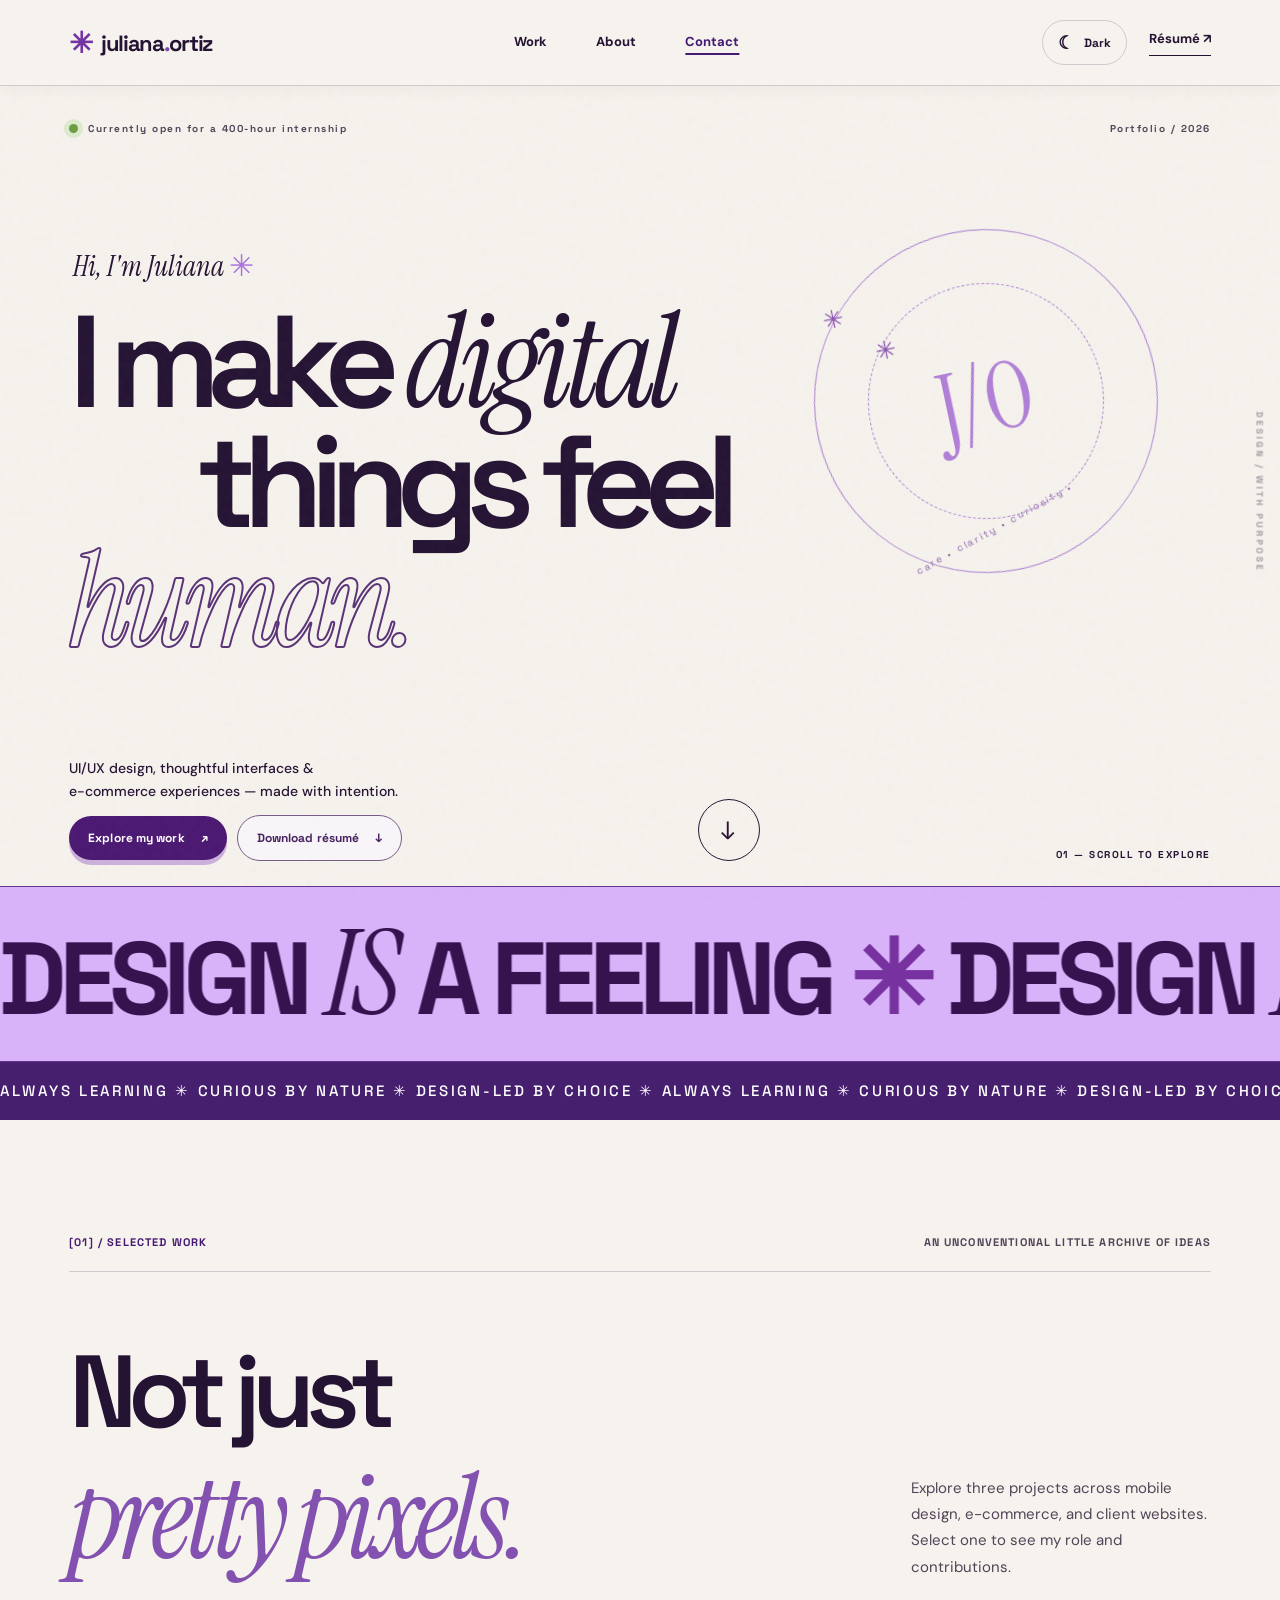
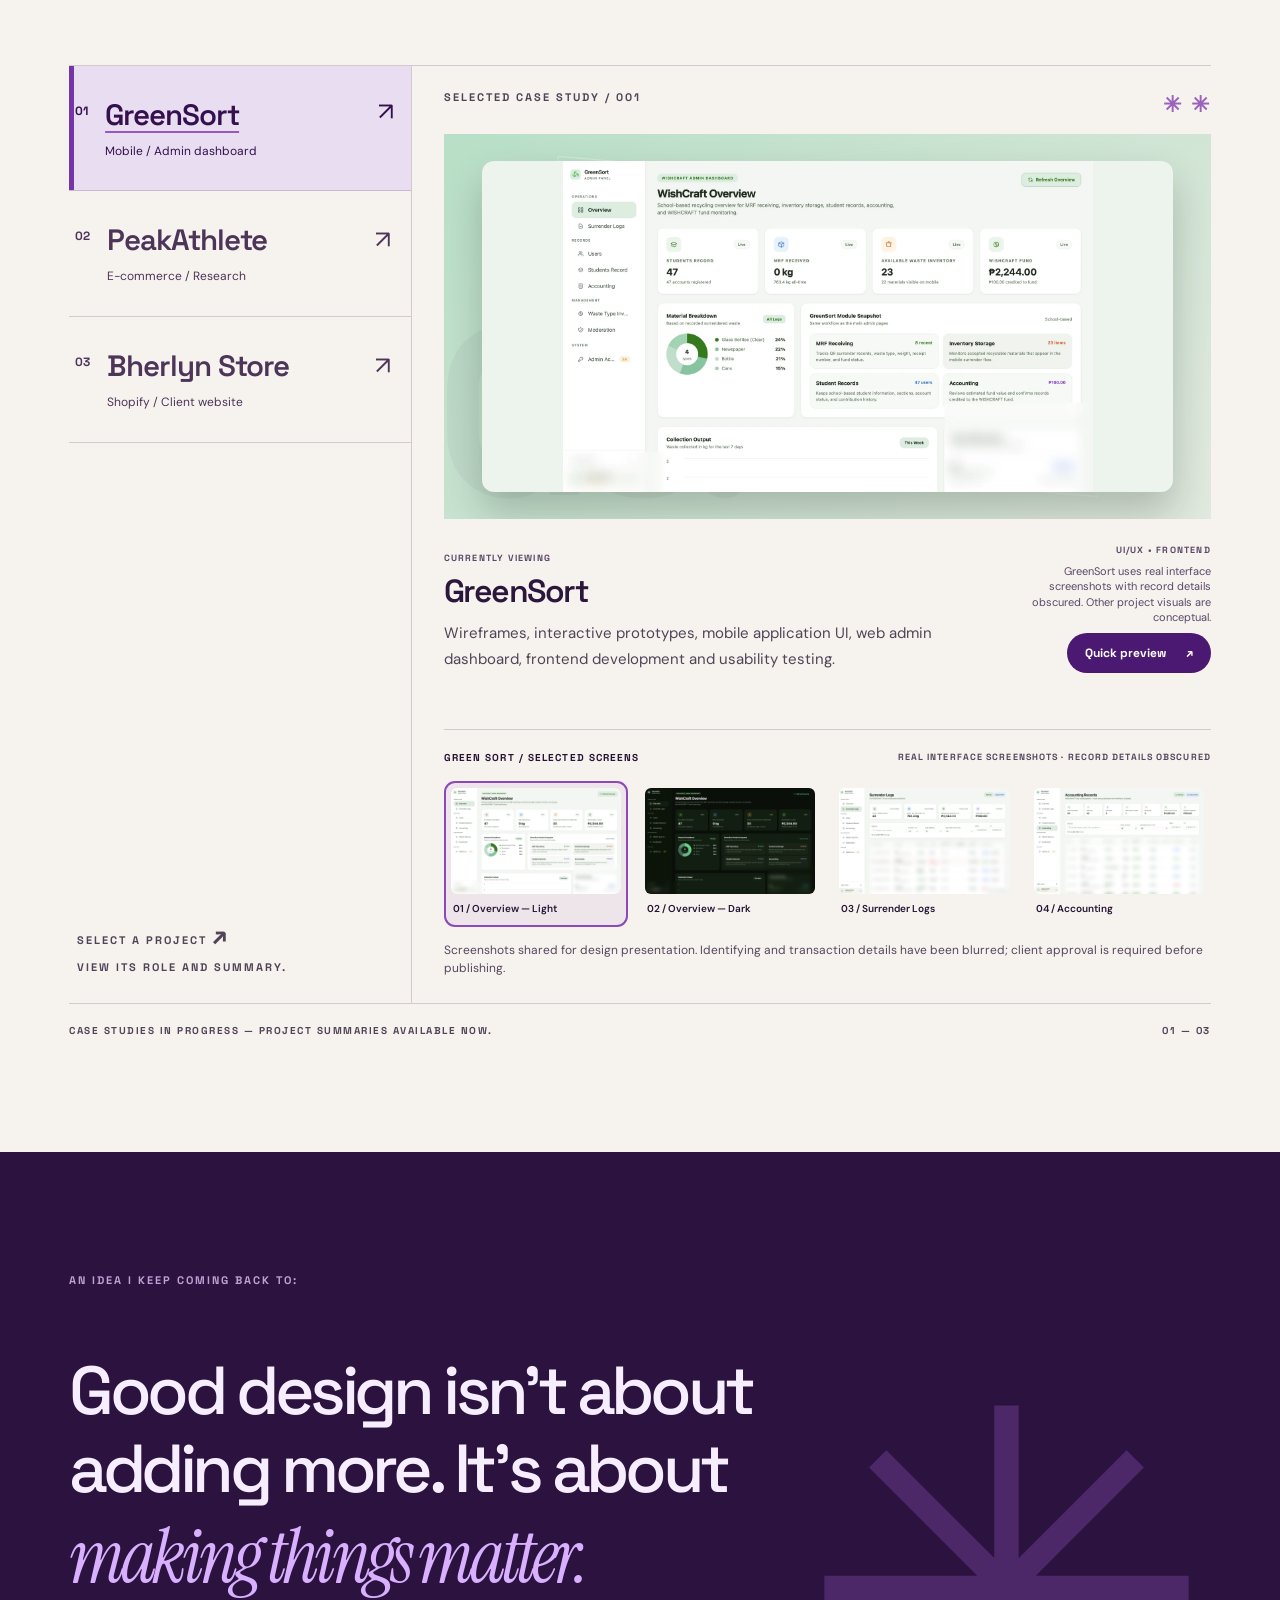
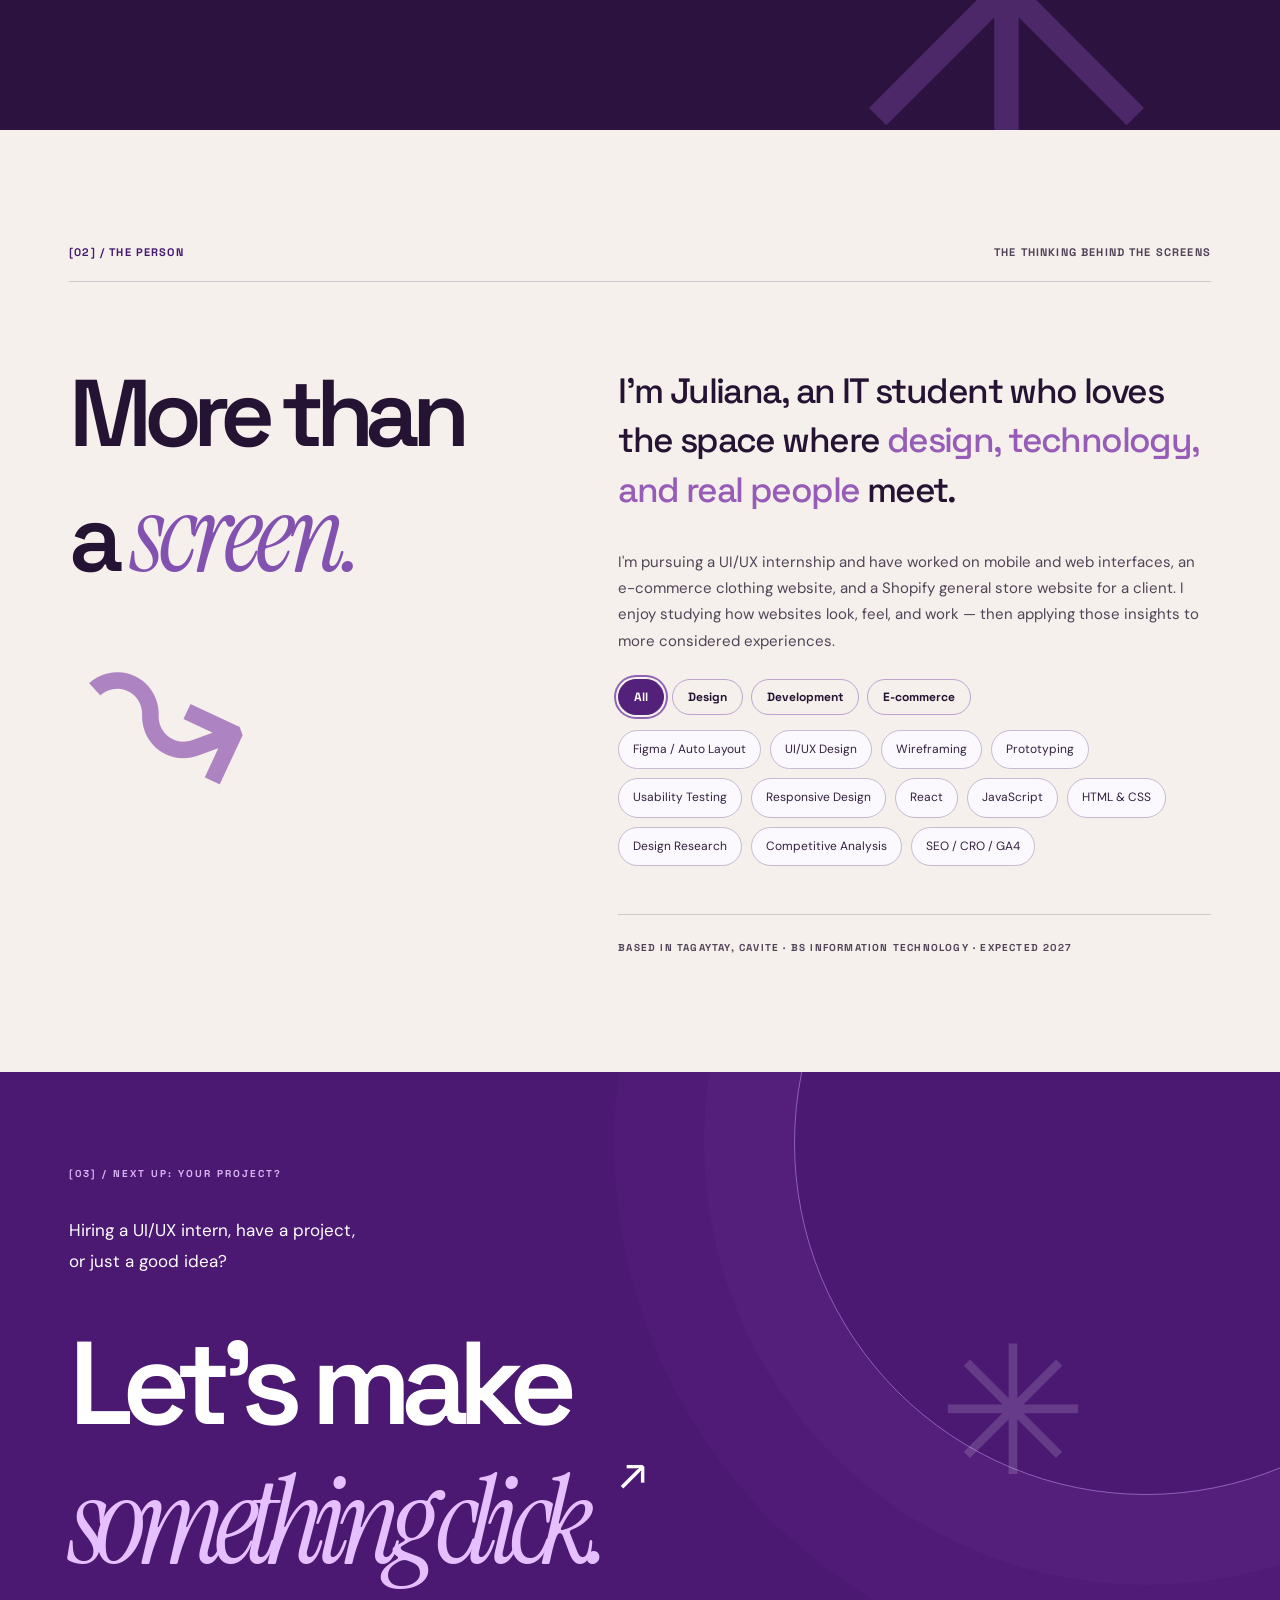
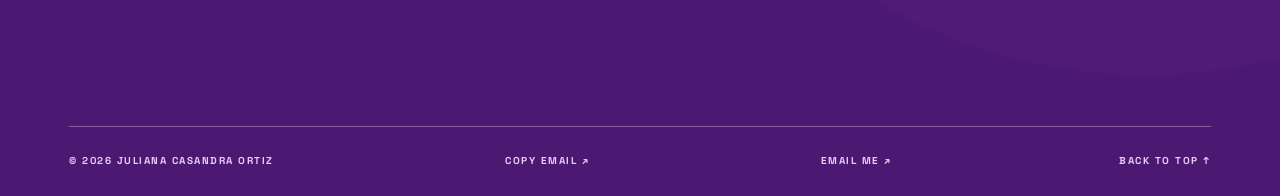
<file: index.html>
<!doctype html>
<html lang="en">
<head>
<meta charset="UTF-8"><meta name="viewport" content="width=device-width, initial-scale=1.0" />
<meta name="theme-color" content="#f6f2ed" />
<meta name="color-scheme" content="light" />
<meta name="author" content="Juliana Casandra Ortiz" />
<meta property="og:type" content="website" />
<meta property="og:title" content="Juliana Ortiz | UI/UX & Frontend Portfolio" />
<meta property="og:description" content="Thoughtful mobile, web and e-commerce experiences. Discover GreenSort, PeakAthlete and Bherlyn Store." />
<meta name="twitter:card" content="summary_large_image" />
<meta property="og:image" content="assets/social-preview.svg" />
<meta name="twitter:image" content="assets/social-preview.svg" />
<meta name="robots" content="index,follow" />
<link rel="icon" type="image/svg+xml" href="assets/favicon.svg" />
<meta name="description" content="Juliana Casandra Ortiz — UI/UX designer and frontend developer. Selected work in mobile interfaces, e-commerce, and web design." />
<title>Juliana Ortiz — A living archive of digital experiences</title>
<link rel="preconnect" href="https://fonts.googleapis.com"><link rel="preconnect" href="https://fonts.gstatic.com" crossorigin>
<link href="https://fonts.googleapis.com/css2?family=DM+Sans:wght@400;500;600;700&family=Space+Grotesk:wght@400;500;600;700&family=Instrument+Serif:ital@0;1&display=swap" rel="stylesheet">
<link rel="stylesheet" href="styles.css" />
</head>
<body>
<a class="skip-link" href="#main-content">Skip to content</a>
<div class="scroll-progress" aria-hidden="true"><span id="scroll-progress-bar"></span></div>
<div class="grain" aria-hidden="true"></div>
<header class="site-header" id="top">
  <a class="brand" href="#top" aria-label="Juliana Ortiz home"><span class="brand-spark">✳</span><span>juliana<span class="brand-dot">.</span>ortiz</span></a>
  <nav class="nav" aria-label="Main navigation"><a href="#work">Work</a><a href="#story">About</a><a href="#contact">Contact</a></nav>
  <div class="header-actions"><button type="button" class="theme-switch" id="theme-switch" aria-label="Switch to dark mode" aria-pressed="false"><span class="theme-icon" aria-hidden="true">☾</span><span class="theme-label">Dark</span></button><a href="assets/Juliana_Ortiz_Resume.pdf" target="_blank" rel="noopener" class="resume-link">Résumé <span>↗</span></a></div>
</header>
<main id="main-content">
<section class="hero" aria-labelledby="hero-heading">
  <div class="hero-topline"><span><i class="status-led"></i> Currently open for a 400-hour internship</span><span>Portfolio / 2026</span></div>
  <div class="hero-main">
    <p class="hero-eyebrow reveal">Hi, I'm Juliana <span class="wave">✳</span></p>
    <h1 class="hero-title reveal">I make <em>digital</em><br><span class="indent-word">things feel</span><br><em class="outlined">human.</em></h1>
    <div class="hero-orbit" aria-hidden="true"><span class="orbit-ring orbit-one"></span><span class="orbit-ring orbit-two"></span><span class="orbit-core">J/O</span><span class="orbit-word">care • clarity • curiosity •</span></div>
  </div>
  <div class="hero-bottom"><div class="hero-invite"><p>UI/UX design, thoughtful interfaces &<br>e-commerce experiences — made with intention.</p><div class="hero-actions"><a class="cta-primary" href="#work">Explore my work <span aria-hidden="true">↗</span></a><a class="cta-secondary" href="./assets/Juliana_Casandra_Ortiz_UIUX_Resume_With_Portfolio.pdf" download>Download résumé <span aria-hidden="true">↓</span></a></div></div><a class="round-arrow" href="#work" aria-label="Scroll to selected work">↓</a><span>01 — SCROLL TO EXPLORE</span></div>
  <span class="giant-side-label" aria-hidden="true">DESIGN / WITH PURPOSE</span>
</section>
<div class="kinetic-banner" aria-hidden="true"><div class="kinetic-inner">DESIGN <i>IS</i> A FEELING <span>✳</span> DESIGN <i>IS</i> A FEELING <span>✳</span></div></div><div class="ticker" aria-hidden="true"><div class="ticker-track">ALWAYS LEARNING ✳ CURIOUS BY NATURE ✳ DESIGN-LED BY CHOICE ✳ ALWAYS LEARNING ✳ CURIOUS BY NATURE ✳ DESIGN-LED BY CHOICE ✳ </div></div>
<section class="work-section section-pad" id="work" aria-labelledby="work-heading">
 <div class="section-top"><span class="section-number">[01] / SELECTED WORK</span><span>AN UNCONVENTIONAL LITTLE ARCHIVE OF IDEAS</span></div>
 <div class="work-intro"><h2 id="work-heading">Not just<br><em>pretty pixels.</em></h2><p>Explore three projects across mobile design, e-commerce, and client websites. Select one to see my role and contributions.</p></div>
 <div class="archive">
  <div class="archive-nav" role="tablist" aria-label="Select a project">
   <button class="archive-tab active" role="tab" aria-selected="true" aria-controls="project-stage" id="tab-0" data-project="0"><span class="tab-index">01</span><span class="tab-copy"><strong>GreenSort</strong><small>Mobile / Admin dashboard</small></span><span class="tab-icon">↗</span></button>
   <button class="archive-tab" role="tab" aria-selected="false" aria-controls="project-stage" id="tab-1" data-project="1" tabindex="-1"><span class="tab-index">02</span><span class="tab-copy"><strong>PeakAthlete</strong><small>E-commerce / Research</small></span><span class="tab-icon">↗</span></button>
   <button class="archive-tab" role="tab" aria-selected="false" aria-controls="project-stage" id="tab-2" data-project="2" tabindex="-1"><span class="tab-index">03</span><span class="tab-copy"><strong>Bherlyn Store</strong><small>Shopify / Client website</small></span><span class="tab-icon">↗</span></button>
   <div class="archive-instruction">SELECT A PROJECT <span>↗</span><br>VIEW ITS ROLE AND SUMMARY.</div>
  </div>
  <div class="project-stage" id="project-stage" role="tabpanel" aria-labelledby="tab-0" tabindex="0">
    <div class="stage-top"><span id="stage-type">SELECTED CASE STUDY / 001</span><span class="stage-stars" aria-hidden="true">✳ ✳</span></div>
    <div class="stage-art greensort" id="stage-art" aria-label="GreenSort admin dashboard screenshot with record details obscured">
      <div class="greensort-visual"><img src="assets/greensort/overview-light.webp" alt="GreenSort light-mode admin Overview screen with record details obscured" width="1600" height="1000" fetchpriority="high"></div>
      <div class="stage-watermark" id="stage-watermark">GS.</div>
      <div class="stage-sticker" id="stage-sticker">DESIGNED<br>TO MAKE<br>A DIFFERENCE ✳</div>
    </div>
    <div class="stage-caption"><div><span class="tiny-caption">CURRENTLY VIEWING</span><h3 id="stage-title">GreenSort</h3><p id="stage-summary">Wireframes, interactive prototypes, mobile application UI, web admin dashboard, frontend development and usability testing.</p></div><div class="stage-bottom-right"><span id="stage-role">UI/UX • FRONTEND</span><span class="visual-disclaimer">GreenSort uses real interface screenshots with record details obscured. Other project visuals are conceptual.</span><button type="button" id="quick-view" class="quick-view">Quick preview <span aria-hidden="true">↗</span></button><a id="project-external" class="project-external" href="#work" hidden target="_blank" rel="noopener noreferrer">Visit live website <span aria-hidden="true">↗</span></a></div></div>
    <div class="greensort-gallery" id="greensort-gallery" aria-label="GreenSort screenshots gallery">
      <div class="gallery-label"><strong>GREEN SORT / SELECTED SCREENS</strong><span>REAL INTERFACE SCREENSHOTS · RECORD DETAILS OBSCURED</span></div>
      <div class="gallery-options" role="group" aria-label="Choose a GreenSort screenshot">
        <button class="gallery-choice is-current" type="button" data-img="overview-light" aria-pressed="true"><img src="assets/greensort/overview-light.webp" alt="" loading="lazy"><span>01 / Overview — Light</span></button>
        <button class="gallery-choice" type="button" data-img="overview-dark" aria-pressed="false"><img src="assets/greensort/overview-dark.webp" alt="" loading="lazy"><span>02 / Overview — Dark</span></button>
        <button class="gallery-choice" type="button" data-img="surrender-logs" aria-pressed="false"><img src="assets/greensort/surrender-logs.webp" alt="" loading="lazy"><span>03 / Surrender Logs</span></button>
        <button class="gallery-choice" type="button" data-img="accounting" aria-pressed="false"><img src="assets/greensort/accounting.webp" alt="" loading="lazy"><span>04 / Accounting</span></button>
      </div>
      <p class="gallery-note">Screenshots shared for design presentation. Identifying and transaction details have been blurred; client approval is required before publishing.</p>
    </div>
  </div>
 </div>
 <div class="archive-foot"><span>CASE STUDIES IN PROGRESS — PROJECT SUMMARIES AVAILABLE NOW.</span><span>01 — 03</span></div>
</section>
<section class="interlude"><span>AN IDEA I KEEP COMING BACK TO:</span><blockquote>Good design isn't about<br>adding more. It's about<br><em>making things matter.</em></blockquote><div class="interlude-glyph" aria-hidden="true">✳</div></section>
<section class="story-section section-pad" id="story"><div class="section-top"><span class="section-number">[02] / THE PERSON</span><span>THE THINKING BEHIND THE SCREENS</span></div><div class="story-grid"><div><h2>More than<br>a <em>screen.</em></h2><div class="swirl" aria-hidden="true">↝</div></div><div class="story-content"><p class="large-text">I'm Juliana, an IT student who loves the space where <span>design, technology, and real people</span> meet.</p><p>I'm pursuing a UI/UX internship and have worked on mobile and web interfaces, an e-commerce clothing website, and a Shopify general store website for a client. I enjoy studying how websites look, feel, and work — then applying those insights to more considered experiences.</p><div class="skills-explorer" aria-label="Explore skills"><div class="skill-controls" role="group" aria-label="Filter skills"><button class="skill-filter is-active" data-filter="all" aria-pressed="true">All</button><button class="skill-filter" data-filter="design" aria-pressed="false">Design</button><button class="skill-filter" data-filter="development" aria-pressed="false">Development</button><button class="skill-filter" data-filter="commerce" aria-pressed="false">E-commerce</button></div><div class="skill-tags" id="skill-tags"><span data-skill="design">Figma / Auto Layout</span><span data-skill="design">UI/UX Design</span><span data-skill="design">Wireframing</span><span data-skill="design">Prototyping</span><span data-skill="design">Usability Testing</span><span data-skill="design">Responsive Design</span><span data-skill="development">React</span><span data-skill="development">JavaScript</span><span data-skill="development">HTML & CSS</span><span data-skill="commerce">Design Research</span><span data-skill="commerce">Competitive Analysis</span><span data-skill="commerce">SEO / CRO / GA4</span></div></div><div class="story-footnote">BASED IN TAGAYTAY, CAVITE · BS INFORMATION TECHNOLOGY · EXPECTED 2027</div></div></div></section>
<section class="contact-section" id="contact"><div class="contact-orb" aria-hidden="true"></div><span class="contact-spark" aria-hidden="true">✳</span><div class="contact-overline">[03] / NEXT UP: YOUR PROJECT?</div><p>Hiring a UI/UX intern, have a project,<br>or just a good idea?</p><h2><a href="mailto:Julicasortiz@gmail.com">Let's make<br><em>something click.</em><span>↗</span></a></h2><div class="contact-bottom"><span>© 2026 JULIANA CASANDRA ORTIZ</span><button type="button" class="copy-email" id="copy-email">COPY EMAIL <span aria-hidden="true">↗</span></button><a href="mailto:Julicasortiz@gmail.com">EMAIL ME ↗</a><a href="#top">BACK TO TOP ↑</a></div></section>
</main><button class="back-top" id="back-top" aria-label="Back to top">↑</button>
<dialog class="project-dialog" id="project-dialog" aria-labelledby="dialog-title"><div class="dialog-shell"><div class="dialog-head"><span>PROJECT NOTE / CASE STUDY COMING SOON</span><button class="dialog-close" id="dialog-close" aria-label="Close preview">✕</button></div><p class="dialog-kicker" id="dialog-role"></p><h2 id="dialog-title"></h2><p id="dialog-description"></p><div class="dialog-note">Full case study, process shots and original project screenshots will be added later.</div><a id="dialog-link" rel="noopener noreferrer" target="_blank" hidden>Visit live website ↗</a></div></dialog>
<div class="toast" id="toast" role="status" aria-live="polite"></div>
<script src="script.js" defer></script>
</body></html>
</file>
<file: styles.css>
:root{--ink:#251333;--purple:#451a73;--deep:#261036;--cream:#f6f2ed;--lilac:#d2b2fa;--acid:#ddff8b;--line:rgba(45,20,67,.18)}*{box-sizing:border-box}html{scroll-behavior:smooth}body{margin:0;background:var(--cream);color:var(--ink);font-family:'DM Sans',sans-serif;overflow-x:hidden}a{color:inherit;text-decoration:none}button{font:inherit}::selection{background:#caa7ff;color:#2b143b}.grain{position:fixed;inset:0;z-index:50;pointer-events:none;opacity:.035;background-image:url("data:image/svg+xml,%3Csvg viewBox='0 0 160 160' xmlns='http://www.w3.org/2000/svg'%3E%3Cfilter id='n'%3E%3CfeTurbulence type='fractalNoise' baseFrequency='.8' numOctaves='3' stitchTiles='stitch'/%3E%3C/filter%3E%3Crect width='100%25' height='100%25' filter='url(%23n)'/%3E%3C/svg%3E")}.site-header{height:86px;padding:0 5.4%;display:flex;align-items:center;justify-content:space-between;border-bottom:1px solid var(--line);position:relative;z-index:6;background:var(--cream)}.brand{font:700 22px 'Space Grotesk',sans-serif;letter-spacing:-1.3px;display:flex;align-items:center;gap:9px}.brand-spark{font-size:29px;color:#7534a4}.brand-dot{color:#794caf}.nav{display:flex;gap:45px;font-size:13px;font-weight:700}.nav a,.resume-link{transition:color .2s}.nav a:hover,.resume-link:hover{color:#8c46ba}.resume-link{font-size:13px;font-weight:700;border-bottom:1px solid;padding-bottom:6px}.hero{background:var(--cream);min-height:min(800px,calc(100svh - 86px));position:relative;padding:36px 5.4% 25px;overflow:hidden;display:flex;flex-direction:column;justify-content:space-between}.hero-topline,.hero-bottom,.section-top,.archive-foot,.contact-bottom{display:flex;justify-content:space-between;align-items:center;font:700 10px 'Space Grotesk';letter-spacing:1.5px}.hero-topline{color:#665b6a}.hero-topline>span:first-child{display:flex;align-items:center;gap:10px}.status-led{display:inline-block;width:9px;height:9px;background:#6b9d42;border-radius:50%;box-shadow:0 0 0 5px #dcebcd}.hero-main{position:relative;flex:1;display:flex;flex-direction:column;justify-content:center}.hero-eyebrow{font:italic 28px 'Instrument Serif';margin:16px 0 18px 4px}.wave{font:30px 'Space Grotesk';display:inline-block;animation:twirl 8s linear infinite;color:#ab70df}.hero-title{font:600 clamp(65px,10.2vw,155px)/.91 'Space Grotesk';letter-spacing:-.105em;margin:0;position:relative;z-index:2;max-width:1100px}.hero-title em{font-family:'Instrument Serif';font-weight:400;letter-spacing:-.055em}.indent-word{padding-left:10vw}.hero-title .outlined{color:transparent;-webkit-text-stroke:2px #593376;font-style:italic}.hero-orbit{width:clamp(180px,28vw,400px);aspect-ratio:1;position:absolute;right:4%;top:14%;display:grid;place-items:center;opacity:.96;transform:rotate(-12deg)}.orbit-ring{border:1px solid #a779cf;border-radius:50%;position:absolute;inset:2%;animation:orbit 22s linear infinite}.orbit-two{inset:17%;border-style:dashed;animation-direction:reverse}.orbit-ring:before{content:'✳';position:absolute;left:8%;top:12%;font-size:25px;color:#884eb1}.orbit-core{font:500 clamp(40px,7vw,100px) 'Instrument Serif';color:#ad7ad6}.orbit-word{position:absolute;bottom:13%;left:20%;font:10px 'Space Grotesk';letter-spacing:2px;transform:rotate(-17deg);color:#8b60ab}.hero-bottom{align-items:end;position:relative;z-index:2}.hero-bottom p{font:500 14px/1.6 'DM Sans';letter-spacing:0}.round-arrow{display:grid;place-items:center;width:62px;height:62px;border:1px solid var(--ink);border-radius:50%;font:25px 'Space Grotesk';transition:background .25s,transform .25s}.round-arrow:hover{transform:translateY(5px);background:var(--lilac)}.giant-side-label{position:absolute;transform:rotate(90deg);right:-60px;top:50%;font:700 9px 'Space Grotesk';letter-spacing:3px;opacity:.4}.ticker{background:#46206f;color:#fff;overflow:hidden;padding:18px 0;transform:rotate(-1.1deg) scale(1.02);position:relative;z-index:2}.ticker-track{width:max-content;font:500 15px 'Space Grotesk';letter-spacing:5px;white-space:nowrap;animation:marquee 38s linear infinite}.section-pad{padding:115px 5.4%}.section-top{color:#75667a;border-bottom:1px solid var(--line);padding-bottom:22px}.section-number{color:var(--purple)}.work-intro{display:flex;align-items:end;justify-content:space-between;gap:40px;margin:70px 0 70px}.work-intro h2,.story-grid h2{font:600 clamp(58px,8vw,118px)/.97 'Space Grotesk';letter-spacing:-.09em;margin:0}.work-intro h2 em,.story-grid h2 em{font:italic 1.15em 'Instrument Serif';letter-spacing:-.05em;color:#8351af}.work-intro p{max-width:300px;line-height:1.8;font-size:15px;color:#64596c}.archive{display:grid;grid-template-columns:minmax(225px,30%) 1fr;border-top:1px solid var(--line);border-bottom:1px solid var(--line);min-height:610px}.archive-nav{border-right:1px solid var(--line);display:flex;flex-direction:column}.archive-tab{background:none;border:0;border-bottom:1px solid var(--line);text-align:left;cursor:pointer;display:flex;align-items:start;gap:17px;padding:30px 20px 30px 6px;color:#6b5b70;transition:background .2s,color .2s}.archive-tab:hover,.archive-tab.active{color:var(--purple);background:#e9def1}.tab-index{font:700 12px 'Space Grotesk';margin-top:7px}.tab-copy{flex:1;display:flex;flex-direction:column;gap:8px}.tab-copy strong{font:600 clamp(19px,2.3vw,32px) 'Space Grotesk';letter-spacing:-1px}.tab-copy small{font-size:12px}.tab-icon{font-size:25px;transition:transform .25s}.archive-tab:hover .tab-icon,.archive-tab.active .tab-icon{transform:translate(3px,-3px)}.archive-instruction{margin:auto 0 25px 8px;color:#9b8fa0;font:700 11px/1.8 'Space Grotesk';letter-spacing:2px}.archive-instruction span{font-size:25px}.project-stage{padding:24px 0 0 32px;min-width:0}.stage-top{display:flex;justify-content:space-between;font:700 11px 'Space Grotesk';letter-spacing:2px;margin-bottom:16px;color:#685878}.stage-stars{font-size:22px;color:#9b63bc}.stage-art{height:385px;position:relative;display:grid;place-items:center;overflow:hidden;isolation:isolate;transition:background .5s}.greensort{background:#cee7d3}.peakathlete{background:#222129}.bherlyn{background:#ffceaa}.stage-art:before{content:'';position:absolute;border:1px solid currentColor;border-radius:50%;width:580px;height:580px;opacity:.13;transform:translate(44%,-20%)}.stage-watermark{position:absolute;bottom:-46px;left:-9px;font:700 240px 'Space Grotesk';letter-spacing:-25px;opacity:.1;pointer-events:none;white-space:nowrap}.stage-sticker{position:absolute;top:22px;right:25px;border-radius:50%;width:108px;height:108px;display:grid;place-items:center;text-align:center;background:var(--acid);color:#2a3630;transform:rotate(13deg);font:700 10px/1.25 'Space Grotesk';z-index:3;box-shadow:3px 7px 0 #00000010}.mockup-layout{position:relative;z-index:2;display:flex;align-items:end;justify-content:center;width:85%;height:85%;gap:24px;transform:rotate(-5deg) translateY(23px);filter:drop-shadow(14px 18px 15px #0002)}.mock-phone{background:#f7fff5;border:7px solid #193e2d;border-radius:27px;width:155px;height:290px;position:relative;padding:24px 13px;display:flex;flex-direction:column;justify-content:space-around;color:#173f29}.mock-notch{position:absolute;background:#193e2d;width:55px;height:10px;border-radius:0 0 9px 9px;top:-1px;left:calc(50% - 27px)}.screen-note,.dashboard-content>span{font:700 8px 'Space Grotesk';letter-spacing:2px}.recycle-mark{font-size:66px;text-align:center}.mock-screen-title{font:700 17px/1 'Space Grotesk';letter-spacing:-1px}.mock-pill{background:#2b6a41;color:white;padding:8px;border-radius:12px;font-size:8px}.mock-dashboard{width:65%;max-width:380px;height:238px;border-radius:9px 9px 0 0;background:#fafff9;display:flex;overflow:hidden}.mini-sidebar{width:40px;background:#26583c;padding:17px 10px}.mini-sidebar i{display:block;background:#a6d1b0;width:19px;height:6px;margin-bottom:20px;border-radius:9px}.dashboard-content{padding:18px;flex:1;color:#2b5139}.dashboard-content>b{display:block;font:700 19px 'Space Grotesk';margin-top:8px}.fake-stats{display:flex;gap:9px;margin-top:17px}.fake-stats i{height:35px;flex:1;background:#deeddc;border-radius:7px}.fake-chart{margin-top:13px;height:55px;background:repeating-linear-gradient(90deg,#98c5a2 0 12px,transparent 12px 22px);mask-image:linear-gradient(0deg,#000,transparent)}.stage-caption{display:flex;justify-content:space-between;gap:24px;padding:25px 0 20px}.stage-caption h3{font:600 33px 'Space Grotesk';letter-spacing:-1.5px;margin:4px 0 8px}.stage-caption p{max-width:490px;font-size:13px;line-height:1.7;margin:0;color:#6d6271}.tiny-caption,.stage-bottom-right{font:700 9px 'Space Grotesk';letter-spacing:1.2px;color:#86788b}.stage-bottom-right{text-align:right;display:flex;flex-direction:column;justify-content:space-between;gap:20px}.visual-disclaimer{max-width:185px;text-transform:none;font:11px/1.4 'DM Sans';letter-spacing:0}.archive-foot{margin-top:20px;color:#8a7a90}.interlude{position:relative;overflow:hidden;background:#2b123f;color:#f6edff;padding:115px 5.4% 125px}.interlude>span{font:700 11px 'Space Grotesk';letter-spacing:2px;color:#c0a0d3}.interlude blockquote{position:relative;z-index:2;margin:60px 0 0;font:500 clamp(34px,5.3vw,78px)/1.15 'Space Grotesk';letter-spacing:-.065em}.interlude blockquote em{font:italic 1.1em 'Instrument Serif';color:#d9b0ff}.interlude-glyph{position:absolute;right:5%;bottom:-120px;font-size:500px;line-height:1;color:#4c2868;animation:twirl 45s linear infinite}.story-section{background:#f5f0eb}.story-grid{display:grid;grid-template-columns:1fr 1fr;gap:80px;margin-top:84px}.story-content .large-text{font:500 clamp(23px,3vw,43px)/1.3 'Space Grotesk';letter-spacing:-.045em;margin:0 0 35px}.large-text span{color:#965cb8}.story-content>p:not(.large-text){line-height:1.85;color:#64596c;font-size:15px;max-width:560px}.swirl{font:200px 'Instrument Serif';color:#ad83c2;transform:rotate(25deg);margin-top:40px}.skill-tags{display:flex;flex-wrap:wrap;gap:9px;margin-top:28px}.skill-tags span{padding:10px 14px;border:1px solid #c8b9d1;border-radius:100px;font-size:12px}.story-footnote{border-top:1px solid var(--line);margin-top:48px;padding-top:24px;font:700 10px/1.8 'Space Grotesk';letter-spacing:1.2px;color:#8a7b90}.contact-section{background:#4b1872;color:#fff;padding:95px 5.4% 25px}.contact-overline{font:700 10px 'Space Grotesk';letter-spacing:2px;color:#d8b3f3}.contact-section>p{font:400 17px/1.8 'DM Sans';margin:35px 0}.contact-section h2{margin:50px 0 125px;font:600 clamp(55px,9.2vw,137px)/.98 'Space Grotesk';letter-spacing:-.095em}.contact-section h2 a{position:relative;display:inline-block}.contact-section h2 em{font:italic 1.04em 'Instrument Serif';color:#e6bfff}.contact-section h2 a>span{position:absolute;font:400 .4em 'Space Grotesk';margin-left:18px;transition:transform .2s}.contact-section h2 a:hover>span{transform:translate(8px,-8px)}.contact-bottom{border-top:1px solid #ffffff50;padding-top:23px;color:#e6cef7}.contact-bottom a:hover{text-decoration:underline}.reveal{animation:appear 1s both}.hero-title.reveal{animation-delay:.17s}.transitioning .mockup-layout,.transitioning .stage-sticker,.transitioning .stage-watermark{animation:stagepop .45s both}@keyframes appear{from{opacity:0;transform:translateY(23px)}to{opacity:1;transform:translateY(0)}}@keyframes stagepop{from{opacity:0;transform:translateY(30px) scale(.95)}to{opacity:1;transform:translateY(0) scale(1)}}@keyframes twirl{to{transform:rotate(360deg)}}@keyframes orbit{to{transform:rotate(360deg)}}@keyframes marquee{to{transform:translateX(-50%)}}
/* alternate stage art */.product-hero{width:90%;height:88%;display:flex;align-items:center;justify-content:center;transform:rotate(-5deg) translateY(20px);position:relative;z-index:2}.product-card{background:#ece8e5;height:275px;width:280px;padding:25px;box-shadow:16px 19px 0 #ffffff17;display:flex;flex-direction:column;justify-content:space-between;color:#211d23}.product-card .product-brand{font:700 23px 'Space Grotesk';letter-spacing:-1.5px}.product-card .product-line{font:600 11px 'Space Grotesk';letter-spacing:3px}.product-card .product-icon{font:600 155px/.7 'Instrument Serif';text-align:center;letter-spacing:-15px}.product-card .product-footer{border-top:1px solid #222;padding-top:9px;font:700 10px 'Space Grotesk'}.product-card-back{height:235px;width:160px;background:#59515d;position:absolute;right:8%;bottom:0;transform:rotate(12deg);box-shadow:10px 10px 0 #0002;padding:22px;color:#eee;font:600 32px 'Space Grotesk';display:flex;align-items:end}.store-mock{display:flex;flex-direction:column;width:83%;height:80%;background:#fff7ea;box-shadow:15px 18px 0 #7a3e2c18;position:relative;z-index:2;transform:rotate(-4deg) translateY(17px);padding:16px 22px;color:#71452b}.store-bar{display:flex;justify-content:space-between;border-bottom:1px solid #e5c8a9;padding-bottom:15px;font:700 13px 'Space Grotesk'}.store-bar>span+span{font-size:9px}.store-center{flex:1;display:flex;align-items:center;gap:15px}.store-center .store-type{flex:1;font:600 clamp(24px,4vw,50px)/1 'Space Grotesk';letter-spacing:-.07em}.store-center .store-type em{font:italic 1.2em 'Instrument Serif'}.store-baskets{flex:1;display:flex;gap:8px;align-items:end}.store-baskets span{display:block;width:33%;height:90px;border-radius:70px 70px 9px 9px;background:#e7a889}.store-baskets span:nth-child(2){background:#9aaf84;height:116px}.store-baskets span:nth-child(3){background:#e2bf8c;height:70px}.store-footer{border-top:1px solid #e5c8a9;padding-top:10px;font:700 9px 'Space Grotesk';letter-spacing:2px}
@media(max-width:900px){.hero-title{font-size:clamp(65px,11vw,110px)}.hero-orbit{right:-4%;opacity:.5}.archive{grid-template-columns:1fr}.archive-nav{border-right:0;display:grid;grid-template-columns:repeat(3,1fr)}.archive-tab{padding:20px 8px;gap:7px;border-right:1px solid var(--line)}.tab-copy strong{font-size:18px}.tab-copy small{font-size:10px}.tab-index{font-size:10px}.archive-instruction{display:none}.project-stage{padding-left:0}.story-grid{gap:30px}.story-grid h2{font-size:70px}}@media(max-width:600px){.site-header{height:70px;padding:0 5%}.brand{font-size:18px}.brand-spark{font-size:21px}.nav{gap:13px}.nav a{font-size:11px}.nav a:nth-child(2){display:none}.resume-link{display:none}.hero{min-height:700px;padding:25px 6% 28px}.hero-topline{font-size:8px}.hero-topline>span:last-child{display:none}.hero-eyebrow{font-size:26px}.hero-title{font-size:clamp(62px,13.8vw,88px);letter-spacing:-.105em}.indent-word{padding-left:2vw}.hero-orbit{width:240px;right:-90px;top:14%;opacity:.33}.hero-bottom>span{display:none}.hero-bottom p{font-size:12px}.round-arrow{width:52px;height:52px}.giant-side-label{display:none}.section-pad{padding:75px 6%}.section-top{font-size:9px}.section-top>span:last-child{display:none}.work-intro{display:block;margin:45px 0}.work-intro h2{font-size:61px}.work-intro p{font-size:13px;margin-top:20px}.archive-nav{grid-template-columns:1fr}.archive-tab{padding:13px 14px;align-items:center}.tab-copy{flex-direction:row;align-items:center;justify-content:space-between}.tab-copy strong{font-size:18px}.tab-icon{font-size:16px}.stage-art{height:310px}.mockup-layout{width:96%;gap:9px}.mock-phone{width:115px;height:235px;border-width:5px;padding:17px 8px}.recycle-mark{font-size:45px}.mock-screen-title{font-size:13px}.mock-dashboard{height:185px}.dashboard-content{padding:9px}.dashboard-content>b{font-size:14px}.stage-watermark{font-size:160px;bottom:-25px}.stage-sticker{width:78px;height:78px;top:12px;right:12px;font-size:8px}.stage-caption{display:block}.stage-bottom-right{align-items:start;text-align:left;margin-top:14px;gap:5px}.stage-caption h3{font-size:28px}.archive-foot{font-size:8px}.interlude{padding:90px 6%}.interlude blockquote{font-size:35px}.interlude-glyph{font-size:260px;right:-50px;bottom:-30px}.story-grid{display:block;margin-top:50px}.story-grid h2{font-size:65px}.swirl{display:none}.story-content{margin-top:30px}.story-content .large-text{font-size:27px}.contact-section{padding:70px 6% 24px}.contact-section h2{font-size:55px;margin-bottom:115px}.contact-bottom{font-size:8px;gap:15px;flex-wrap:wrap}.product-card{height:220px;width:215px;padding:14px}.product-card .product-icon{font-size:110px}.product-card-back{height:170px;width:120px;font-size:24px}.store-mock{width:94%;padding:12px}.store-center .store-type{font-size:25px}.store-baskets span{height:60px}.store-baskets span:nth-child(2){height:85px}}@media(prefers-reduced-motion:reduce){*,*:before,*:after{animation-duration:.01ms!important;scroll-behavior:auto!important;transition-duration:.01ms!important}}

/* 2026 polish pass: interaction clarity, accessible focus and mobile navigation */
html {scroll-padding-top:24px}
section[id] {scroll-margin-top:28px}
.skip-link {position:fixed;top:12px;left:12px;z-index:1000;background:#fff;color:#251333;padding:12px 18px;border:3px solid #4b1872;border-radius:6px;transform:translateY(-150%)}
.skip-link:focus {transform:translateY(0)}
:focus-visible {outline:3px solid #9b4bd1;outline-offset:4px}
.site-header a:focus-visible,.archive-tab:focus-visible {outline-offset:3px}
.scroll-progress {height:3px;position:fixed;top:0;left:0;right:0;z-index:90;pointer-events:none}
.scroll-progress span{display:block;height:100%;background:#8233bc;transform:scaleX(0);transform-origin:left}
.nav a[aria-current="location"] {color:#652594;text-decoration:underline;text-decoration-thickness:2px;text-underline-offset:7px}
.hero-invite {display:flex;flex-direction:column;gap:13px}
.hero-invite p {margin:0}
.hero-actions {display:flex;gap:10px;flex-wrap:wrap;align-items:center;letter-spacing:normal}
.cta-primary,.cta-secondary {display:inline-flex;align-items:center;gap:16px;justify-content:space-between;border-radius:100px;font:700 12px 'Space Grotesk',sans-serif;letter-spacing:.1px;padding:14px 19px;transition:transform .2s ease,background-color .2s ease,box-shadow .2s ease}
.cta-primary {background:#4b1872;color:#fff;box-shadow:0 5px 0 #ccb1db}
.cta-secondary {color:#47205f;border:1px solid #755c88;background:#f9f6fa}
.cta-primary:hover {background:#64259c;transform:translateY(-3px);box-shadow:0 8px 0 #ccb1db}
.cta-secondary:hover {background:#e9def1;transform:translateY(-2px)}
.project-external {display:inline-flex;align-items:center;gap:8px;color:#4b1872;border-bottom:1px solid #4b1872;padding-bottom:4px;font:700 12px 'Space Grotesk';letter-spacing:0;text-transform:none}
.project-external:hover {color:#8849af}
.project-external[hidden]{display:none}
.archive-tab[aria-selected="true"] {box-shadow:inset 3px 0 0 #7640a7}
@media (max-width:700px) {
 .site-header{height:auto;min-height:70px;flex-wrap:wrap;row-gap:8px;padding:15px 5%}
 .brand{font-size:18px}
 .resume-link{display:inline-flex!important;font-size:12px}
 .nav {order:3;width:100%;display:flex;justify-content:space-between;gap:10px;padding-top:10px;border-top:1px solid var(--line)}
 .nav a,.nav a:nth-child(2){display:inline!important;font-size:12px}
 .hero{min-height:640px}
 .hero-main{padding:35px 0}
 .hero-title{font-size:clamp(55px,12.5vw,85px)}
 .hero-bottom{align-items:end;gap:10px}
 .hero-bottom .round-arrow{width:40px;height:40px;flex-shrink:0}
 .cta-primary,.cta-secondary{font-size:11px;padding:12px 14px}
 .hero-invite p{font-size:12px}
 .stage-bottom-right{gap:14px}
}
@media (max-width:370px){.hero-title{font-size:51px}.hero-actions{flex-direction:column;align-items:stretch}.hero-invite{max-width:calc(100% - 48px)}}
@media (prefers-reduced-motion: reduce) {
 .hero-orbit,.orbit-ring,.interlude-glyph,.ticker-track,.wave {animation:none!important}
 .ticker-track{transform:none!important}
}

/* ATELIER II — editorial interactions and the rich-purple ripple identity */
.header-actions{display:flex;align-items:center;gap:22px}.theme-switch,.quick-view,.copy-email,.skill-filter{cursor:pointer;font:700 12px 'Space Grotesk',sans-serif}.theme-switch{border:1px solid var(--line);background:transparent;color:var(--ink);padding:10px 15px;border-radius:100px;display:flex;gap:10px;align-items:center}.theme-icon{font-size:18px}.theme-switch:hover{background:#dfc7ed}.theme-ripple{position:fixed;inset:0;z-index:9999;pointer-events:none;background:#7f3dc2;opacity:0;clip-path:circle(0 at var(--x) var(--y))}.theme-ripple.is-running{animation:liquidveil .68s cubic-bezier(.2,.8,.2,1) both}@keyframes liquidveil{0%{opacity:.94;clip-path:circle(0 at var(--x) var(--y))}48%{opacity:.95;clip-path:circle(var(--end) at var(--x) var(--y))}100%{opacity:0;clip-path:circle(var(--end) at var(--x) var(--y))}}
::view-transition-old(root),::view-transition-new(root){animation-duration:0s;mix-blend-mode:normal}::view-transition-new(root){animation:liquid-reveal .85s cubic-bezier(.2,.75,.2,1) both;z-index:20}::view-transition-old(root){z-index:1}@keyframes liquid-reveal{from{clip-path:circle(0 at var(--reveal-x) var(--reveal-y))}to{clip-path:circle(var(--reveal-radius) at var(--reveal-x) var(--reveal-y))}}
.kinetic-banner{overflow:hidden;background:#d8b3fa;color:#35134f;padding:10px 0;border-block:1px solid #663290}.kinetic-inner{width:max-content;font:700 clamp(44px,8vw,115px)/1.2 'Space Grotesk';letter-spacing:-.07em;white-space:nowrap;will-change:transform}.kinetic-inner i{font:italic 1.15em 'Instrument Serif';letter-spacing:-.03em}.kinetic-inner span{color:#7832a0}
.stage-art{isolation:isolate}.stage-art:before{content:'';position:absolute;inset:7% 9%;border:1px solid #ffffff65;border-radius:4px;z-index:0;transform:rotate(-7deg)}.stage-art:after{content:'';position:absolute;inset:12% 13%;border:1px solid #ffffff45;z-index:0;transform:rotate(5deg)}.stage-art .mockup-layout,.stage-art .product-hero,.stage-art .store-mock{transition:transform .5s ease,filter .5s ease}.stage-art:hover .mockup-layout,.stage-art:hover .product-hero,.stage-art:hover .store-mock{filter:drop-shadow(0 15px 15px #15072335);transform:translateY(-8px) rotate(-1deg)}
.quick-view{background:#4b1872;color:#fff;border:0;border-radius:100px;padding:12px 18px;display:inline-flex;gap:20px;align-items:center}.quick-view:hover{background:#7936b3}.stage-bottom-right{gap:12px}
.skill-controls{display:flex;gap:8px;flex-wrap:wrap;margin-top:25px}.skill-filter{border:1px solid #bda4d0;background:transparent;border-radius:100px;padding:9px 15px;color:var(--ink)}.skill-filter.is-active{background:#54217a;color:white;border-color:#54217a}.skill-tags{margin-top:15px}.skill-tags [hidden]{display:none}
.contact-section{overflow:hidden;position:relative;isolation:isolate}.contact-orb{pointer-events:none;position:absolute;width:55vw;aspect-ratio:1;border:1px solid #c9a1f588;border-radius:50%;right:-17vw;top:-22vw;box-shadow:0 0 0 90px #b57be60b,0 0 0 180px #b57be609;z-index:-1;animation:contactfloat 16s ease-in-out infinite alternate}.contact-spark{position:absolute;right:15%;top:28%;font-size:clamp(75px,14vw,230px);opacity:.15;animation:twirl 30s linear infinite;pointer-events:none}@keyframes contactfloat{to{transform:translate(-35px,60px) scale(1.09)}}.copy-email{border:0;background:none;color:inherit;font:inherit;letter-spacing:inherit;padding:4px;cursor:pointer}.copy-email:hover{text-decoration:underline}
.back-top{position:fixed;right:22px;bottom:22px;width:45px;height:45px;border-radius:50%;border:1px solid #d5b1ed;background:#4b1872;color:white;font-size:21px;z-index:40;cursor:pointer;opacity:0;transform:translateY(12px);pointer-events:none;transition:opacity .3s,transform .3s}.back-top.visible{opacity:1;transform:none;pointer-events:auto}.toast{position:fixed;bottom:25px;left:50%;transform:translate(-50%,15px);background:#261036;color:#fff;padding:12px 20px;border-radius:30px;opacity:0;transition:.2s;pointer-events:none;z-index:110}.toast.visible{opacity:1;transform:translate(-50%,0)}
.project-dialog{color:#2a153b;background:#f8f3fc;border:1px solid #c7a2df;max-width:560px;width:calc(100% - 35px);padding:0;border-radius:4px;box-shadow:0 24px 90px #16052266}.project-dialog::backdrop{background:#140922a8;backdrop-filter:blur(7px)}.dialog-shell{padding:30px clamp(22px,5vw,46px) 45px}.dialog-head{display:flex;justify-content:space-between;align-items:center;gap:18px;font:700 10px 'Space Grotesk';letter-spacing:1.5px;color:#8750a5}.dialog-close{border:1px solid #b591ce;background:transparent;color:#36114f;width:36px;height:36px;cursor:pointer}.dialog-kicker{margin-top:70px;font:700 11px 'Space Grotesk';letter-spacing:2px;color:#7636a2}.project-dialog h2{font:600 clamp(45px,8vw,79px)/1 'Space Grotesk';letter-spacing:-.08em;margin:16px 0}.project-dialog p:not(.dialog-kicker){font-size:16px;line-height:1.8}.dialog-note{font:12px/1.6 'DM Sans';color:#765e84;border-top:1px solid #d6c6df;margin:35px 0 22px;padding-top:17px}.project-dialog a{color:#582084;font-weight:700;text-decoration:underline}.project-dialog a[hidden]{display:none}
/* Dark identity retains violet editorial surfaces with readable foregrounds. */
:root[data-theme=dark]{--cream:#160b25;--ink:#f4eafd;--purple:#d7a7ff;--deep:#12071f;--line:rgba(225,190,255,.22)}
[data-theme=dark] body,[data-theme=dark] .site-header,[data-theme=dark] .hero{background:#160b25;color:#f4eafd}
[data-theme=dark] .hero-topline,[data-theme=dark] .section-top,[data-theme=dark] .work-intro p,[data-theme=dark] .story-content>p:not(.large-text),[data-theme=dark] .story-footnote{color:#d1bdda}
[data-theme=dark] .hero-title .outlined{-webkit-text-stroke:2px #d4a4f5}
[data-theme=dark] .nav a[aria-current=location],[data-theme=dark] .section-number,[data-theme=dark] .work-intro h2 em,[data-theme=dark] .story-grid h2 em{color:#d7a7ff}
[data-theme=dark] .theme-switch,[data-theme=dark] .skill-filter{color:#f4eafd;border-color:#ab89c7}
[data-theme=dark] .theme-switch:hover{background:#3a2051}
[data-theme=dark] .skill-filter.is-active{background:#d5a4f3;color:#260e3a}
[data-theme=dark] .cta-secondary{background:#35204a;color:#fff;border-color:#b28bc6}
[data-theme=dark] .archive-tab{color:#f4eafd}
[data-theme=dark] .archive-tab.active{background:#35204a}
[data-theme=dark] .archive-instruction,[data-theme=dark] .stage-caption,[data-theme=dark] .archive-foot{color:#d8c5e4}
[data-theme=dark] .project-external{color:#e8c5ff;border-color:#e8c5ff}
[data-theme=dark] .round-arrow{border-color:#e8d8f5}
[data-theme=dark] .story-content .large-text span{color:#dca8ff}
[data-theme=dark] .skill-tags span{border-color:#9a73ae}
[data-theme=dark] .interlude{background:#311345;color:#fff}
[data-theme=dark] .contact-section{background:#411366}
[data-theme=dark] .stage-caption p{color:#d4bfdf}
@media(max-width:700px){.header-actions{gap:10px}.theme-switch{padding:7px 9px}.theme-label{font-size:10px}.kinetic-inner{font-size:60px}.contact-orb{width:100vw;right:-40vw;top:-15vw}.stage-art:hover .mockup-layout,.stage-art:hover .product-hero,.stage-art:hover .store-mock{transform:none}}
@media(prefers-reduced-motion:reduce){.kinetic-inner,.contact-orb,.contact-spark{animation:none!important;transform:none!important}.stage-art:hover .mockup-layout,.stage-art:hover .product-hero,.stage-art:hover .store-mock{transform:none!important;filter:none!important}.theme-ripple{display:none}::view-transition-new(root){animation:none!important}}

/* CONTRAST + LIQUID RIPPLE PATCH — palette-consistent across every section */
:root{color-scheme:light;--muted:#514458;--soft:#665570;--surface:#f5f0eb;--hover:#e9def1}
:root[data-theme=dark]{color-scheme:dark;--muted:#e0cce9;--soft:#d5c2de;--surface:#21112f;--hover:#382147}
body,.site-header,.hero,.story-section,.archive-tab,.stage-caption,.section-top,.story-footnote{transition:background-color .24s ease,color .24s ease,border-color .24s ease}
:root[data-theme=light] .hero-topline,:root[data-theme=light] .section-top,:root[data-theme=light] .archive-foot,:root[data-theme=light] .archive-instruction,:root[data-theme=light] .stage-top,:root[data-theme=light] .stage-caption p,:root[data-theme=light] .story-content>p:not(.large-text),:root[data-theme=light] .story-footnote,:root[data-theme=light] .work-intro p{color:var(--muted)}
:root[data-theme=light] .archive-tab{color:#4c3559}
:root[data-theme=light] .archive-tab.active,:root[data-theme=light] .archive-tab:hover{color:#35104e;background:var(--hover)}
:root[data-theme=dark] .story-section{background:var(--surface);color:var(--ink)}
:root[data-theme=dark] .hero-topline,:root[data-theme=dark] .section-top,:root[data-theme=dark] .archive-foot,:root[data-theme=dark] .archive-instruction,:root[data-theme=dark] .stage-top,:root[data-theme=dark] .stage-caption p,:root[data-theme=dark] .story-content>p:not(.large-text),:root[data-theme=dark] .story-footnote,:root[data-theme=dark] .work-intro p,:root[data-theme=dark] .tiny-caption,:root[data-theme=dark] .stage-bottom-right{color:var(--muted)}
:root[data-theme=dark] .archive-tab.active,:root[data-theme=dark] .archive-tab:hover{background:var(--hover);color:#fff}
:root[data-theme=dark] .archive-tab,:root[data-theme=dark] .story-content .large-text,:root[data-theme=dark] .stage-caption h3,:root[data-theme=dark] .story-grid h2,:root[data-theme=dark] .skill-tags,:root[data-theme=dark] .story-footnote{color:var(--ink)}
:root[data-theme=dark] .orbit-word,:root[data-theme=dark] .orbit-core,:root[data-theme=dark] .wave{color:#d6affb}
:root[data-theme=dark] .skill-filter:not(.is-active){background:#281537;color:#f9efff;border-color:#a788b9}
:root[data-theme=dark] .theme-switch{background:#2b163c;color:#fff;border-color:#b59acc}
:root[data-theme=dark] .theme-switch:hover{background:#4d2868}
:root[data-theme=dark] .skill-tags span{background:#281638;color:#f5e8ff}
:root[data-theme=dark] .round-arrow:hover{background:#533270;color:#fff}
:root[data-theme=dark] .hero-title .outlined{color:transparent;-webkit-text-stroke:2px #ddb5ff}
:root[data-theme=dark] .story-content .large-text span{color:#e2b4ff}
:root[data-theme=dark] .contact-section{background:#42156b;color:#fff}
:root[data-theme=light] .contact-section{color:#fff}
:root[data-theme=dark] .stage-art.greensort,:root[data-theme=dark] .stage-art.peakathlete,:root[data-theme=dark] .stage-art.bherlyn{color:#21112f}
:root[data-theme=dark] .nav a:hover,:root[data-theme=dark] .resume-link:hover{color:#e1b6ff}
:root[data-theme=dark] .stage-caption p{color:#e1d0ec}
:root[data-theme=dark] .stage-top{color:#e2d0eb}
.theme-ripple{position:fixed;inset:0;z-index:2147483000;pointer-events:none;overflow:hidden;background:none!important;clip-path:none!important;opacity:1!important;visibility:hidden;isolation:isolate}
.theme-ripple.is-running{visibility:visible;animation:none!important}
.water-ring{position:absolute;left:var(--wave-x);top:var(--wave-y);width:var(--wave-diameter);height:var(--wave-diameter);border-radius:50%;transform:translate(-50%,-50%) scale(0);opacity:0;border:clamp(2px,.45vw,7px) solid rgba(242,207,255,.8);box-shadow:0 0 0 1px rgba(92,32,136,.45),inset 0 0 24px rgba(179,109,242,.28),0 0 26px rgba(146,77,226,.35);animation:real-water-wave 1.04s cubic-bezier(.17,.65,.3,1) both;animation-delay:calc(var(--i)*65ms)}
.theme-ripple[data-to=light] .water-ring{border-color:rgba(97,42,150,.62);box-shadow:0 0 0 1px rgba(246,215,255,.7),0 0 28px rgba(137,70,192,.38),inset 0 0 20px rgba(192,131,239,.28)}
@keyframes real-water-wave{0%{transform:translate(-50%,-50%) scale(0);opacity:0}8%{opacity:.95}60%{opacity:.78}100%{transform:translate(-50%,-50%) scale(1);opacity:0}}
::view-transition-old(root),::view-transition-new(root){animation-duration:0s!important;mix-blend-mode:normal}
::view-transition-new(root){z-index:2;animation:full-water-reveal .98s cubic-bezier(.2,.65,.24,1) both!important}
::view-transition-old(root){z-index:1}
@keyframes full-water-reveal{0%{clip-path:circle(0px at var(--reveal-x) var(--reveal-y))}100%{clip-path:circle(var(--reveal-radius) at var(--reveal-x) var(--reveal-y))}}
@media(prefers-reduced-motion:reduce){.theme-ripple,.water-ring{display:none!important}::view-transition-new(root),::view-transition-old(root){animation:none!important}}

/* Fast, button-origin theme ripple: transform and opacity only (GPU-friendly). */
.theme-ripple,.theme-ripple.is-running {
 position:fixed!important;inset:auto!important;display:none;
 width:120px!important;height:120px!important;border-radius:50%!important;
 pointer-events:none!important;z-index:2147483000!important;
 visibility:visible!important;opacity:1;
 border:0!important;box-shadow:none!important;clip-path:none!important;
 background:radial-gradient(circle at center,var(--ripple-color) 0%,var(--ripple-color) 92%,rgba(153,104,194,.75) 96%,var(--ripple-color) 100%)!important;
 transform:translate(-50%,-50%) scale(.005);
 will-change:transform,opacity;
 animation:none!important;
}
.theme-changing body,.theme-changing .site-header,.theme-changing .hero,.theme-changing .archive-tab,.theme-changing .story-section {transition:none!important}
@media(prefers-reduced-motion:reduce){.theme-ripple{display:none!important}}

/* V3: sticky navigation, straightforward ticker, stable project panels and story size. */
.site-header {
 position:sticky!important;
 top:0!important;
 z-index:1000!important;
 width:100%;
 min-height:76px;
 background:var(--cream);
 backdrop-filter:blur(16px);
 -webkit-backdrop-filter:blur(16px);
}
html{scroll-padding-top:105px}
section[id]{scroll-margin-top:105px}
.ticker{transform:none!important;rotate:none!important;scale:1!important;width:100%;margin:0;padding:19px 0;}
.ticker-track{display:block;white-space:nowrap;line-height:1.3;letter-spacing:.18em;}
/* A stable fixed composition when switching projects */
.archive{grid-template-columns:minmax(240px,30%) minmax(0,1fr);align-items:stretch;}
.project-stage{display:flex;flex-direction:column;min-width:0;min-height:660px;}
.stage-art{height:385px!important;min-height:385px!important;max-height:385px!important;width:100%;flex:0 0 385px;}
.stage-caption{display:grid!important;grid-template-columns:minmax(0,1fr) 195px;gap:22px;min-height:195px;align-items:start;}
.stage-caption>div:first-child{min-width:0;}
.stage-caption h3{font-size:32px;line-height:1.15;min-height:39px;}
.stage-caption p{min-height:86px;max-width:540px;}
.stage-bottom-right{min-width:0;min-height:152px;align-items:flex-end;gap:8px;}
.stage-bottom-right .visual-disclaimer{max-width:195px;}
.mockup-layout,.product-hero,.store-mock{max-width:100%;}
/* The person section receives a consistent, intentional two-column rhythm. */
.story-section{min-height:740px;}
.story-grid{grid-template-columns:minmax(0,.9fr) minmax(0,1.1fr);gap:clamp(32px,6vw,100px);align-items:start;min-height:505px;}
.story-grid>div:first-child{min-width:0;}
.story-grid h2{font-size:clamp(62px,7.4vw,118px);line-height:1.02;max-width:650px;}
.story-content{min-width:0;max-width:670px;}
.story-content .large-text{font-size:clamp(24px,2.75vw,42px);}
/* Theme palette snaps instantly rather than animating colors. */
html[data-theme] body,html[data-theme] .site-header,html[data-theme] .hero,html[data-theme] .story-section,
html[data-theme] .archive-tab,html[data-theme] .theme-switch {transition-property:none!important;}
.theme-ripple,.water-ring{display:none!important;animation:none!important;}
@media(max-width:900px){
 .archive{grid-template-columns:1fr;}
 .project-stage{padding:20px 0 0;min-height:650px;}
 .stage-caption{grid-template-columns:minmax(0,1fr) minmax(150px,32%);}
 .story-section{min-height:auto;}
 .story-grid{grid-template-columns:1fr;gap:26px;min-height:0;}
 .story-grid h2{font-size:clamp(52px,9vw,86px);}
}
@media(max-width:600px){
 .site-header{min-height:70px;height:auto;padding-top:10px;padding-bottom:10px;}
 .ticker{padding:14px 0;}
 .ticker-track{font-size:12px;letter-spacing:2px;}
 .project-stage{min-height:0;padding-top:18px;}
 .stage-art{height:300px!important;min-height:300px!important;max-height:300px!important;flex-basis:300px;}
 .stage-caption{grid-template-columns:1fr;min-height:0;gap:15px;}
 .stage-caption p{min-height:0;}
 .stage-bottom-right{min-height:0;align-items:flex-start;text-align:left;gap:10px;}
 .stage-caption h3{min-height:0;}
 .story-grid h2{font-size:clamp(48px,12vw,74px);}
 .story-content .large-text{font-size:clamp(23px,6vw,34px);}
}


/* V4 — recruiter-friendly readability and consistent interaction */
:root { --body-muted:#55475e; --label-muted:#5a4868; }
:root[data-theme=dark] { --body-muted:#e0d1e9; --label-muted:#dac9e5; }
body { font-size:16px; line-height:1.55; }
.site-header { box-shadow:0 2px 16px rgba(32,12,50,.045); }
.nav a { padding:10px 2px; text-underline-offset:8px; }
.nav a[aria-current="location"] { color:var(--purple);text-decoration:underline;text-decoration-thickness:2px; }
:where(a,button,[tabindex="0"]):focus-visible { outline:3px solid #a45ee4!important;outline-offset:4px!important; }
:root[data-theme=dark] :where(a,button,[tabindex="0"]):focus-visible { outline-color:#ecc8ff!important; }
.work-intro p,.story-content>p:not(.large-text),.stage-caption p {font-size:15px;line-height:1.75;color:var(--body-muted);}
.hero-topline,.section-top,.archive-foot,.story-footnote,.stage-top,.tiny-caption,.stage-bottom-right,.archive-instruction {color:var(--label-muted);}
.section-top {font-size:11px;letter-spacing:.105em;gap:18px;flex-wrap:wrap;}
.archive-tab { position:relative;min-height:116px; }
.archive-tab.active { box-shadow:inset 5px 0 0 #7335a8; }
.archive-tab.active .tab-copy strong {text-decoration:underline;text-decoration-color:#9558c3;text-underline-offset:6px;text-decoration-thickness:2px;}
:root[data-theme=dark] .archive-tab.active { box-shadow:inset 5px 0 0 #d5a5ff; }
.archive-tab:focus-visible {outline-offset:-4px!important;}
.stage-caption { min-height:210px; }
.stage-caption p {min-height:0;}
.stage-bottom-right {min-height:0;justify-content:flex-start;}
.stage-art {contain:layout paint;}
.story-section {background:var(--surface);color:var(--ink);}
.story-grid {gap:clamp(36px,5vw,76px);}
.story-content .large-text {line-height:1.4;}
.story-content>p:not(.large-text) {max-width:65ch;}
.skill-tags span {line-height:1.45;}
.skill-filter[aria-pressed="true"] {box-shadow:0 0 0 2px var(--cream),0 0 0 4px #9064b5;}
:root[data-theme=dark] .stage-top,:root[data-theme=dark] .tiny-caption,:root[data-theme=dark] .stage-bottom-right,:root[data-theme=dark] .archive-instruction,:root[data-theme=dark] .archive-foot,:root[data-theme=dark] .story-footnote,:root[data-theme=dark] .section-top {color:var(--label-muted)!important;}
:root[data-theme=dark] .stage-caption p,:root[data-theme=dark] .work-intro p,:root[data-theme=dark] .story-content>p:not(.large-text) {color:var(--body-muted)!important;}
:root[data-theme=dark] .skill-tags span {background:#2b193c;color:#f5e8ff;}
:root[data-theme=light] .skill-tags span {background:#fbf9fd;color:#33203e;}
:root[data-theme=dark] .stage-caption h3,:root[data-theme=dark] .tab-copy strong {color:#f8ecff;}
:root[data-theme=dark] .archive-tab:not(.active) .tab-copy strong {color:#ead7f5;}
:root[data-theme=light] .stage-caption h3 {color:#2b163c;}
@media(max-width:900px){
 .archive-nav{display:grid;grid-template-columns:repeat(3,minmax(0,1fr));border-right:0;gap:0;}
 .archive-tab{padding:18px 12px;min-height:100px;gap:8px;border-right:1px solid var(--line);}
 .archive-tab.active{box-shadow:inset 0 -4px 0 #7335a8;}
 .archive-instruction{display:none;}
 .tab-copy strong{font-size:clamp(14px,2.6vw,22px);}
 .tab-copy small{font-size:11px;line-height:1.35;}
 .tab-icon{display:none;}
 .stage-caption{min-height:0;}
}
@media(max-width:600px){
 .site-header{gap:10px;}
 .nav {gap:20px;}
 .nav a {font-size:12px;}
 .archive-nav{grid-template-columns:repeat(3,minmax(0,1fr));}
 .archive-tab{padding:14px 8px;min-height:86px;}
 .tab-index{font-size:10px;margin-top:4px;}
 .tab-copy strong{font-size:13px;letter-spacing:-.03em;}
 .tab-copy small{font-size:10px;}
 .stage-caption h3{font-size:29px;}
 .work-intro{gap:18px;}
 .work-intro h2{font-size:clamp(48px,11vw,67px);}
 .story-grid h2{font-size:clamp(48px,11vw,70px);}
 .section-top>span:last-child{font-size:10px;}
 .story-content .large-text{font-size:clamp(23px,6vw,31px);}
 .hero-title{letter-spacing:-.085em;}
}
@media(prefers-reduced-motion:reduce){html{scroll-behavior:auto!important} *,*::before,*::after{animation-duration:.01ms!important;transition-duration:.01ms!important;scroll-behavior:auto!important}}


/* Portfolio GreenSort screenshot integration */
.greensort-visual{position:absolute;inset:7% 5%;z-index:2;display:flex;align-items:center;justify-content:center;overflow:hidden;border-radius:12px;box-shadow:0 20px 38px rgba(10,25,15,.22);background:#edf3ed}
.greensort-visual img{display:block;width:100%;height:100%;object-fit:contain}
.stage-art.greensort{background:linear-gradient(140deg,#b8dfc7,#e1e9de)}
.stage-art.greensort .stage-watermark{opacity:.035}
.stage-art.greensort .stage-sticker{display:none}
.greensort-gallery{border-top:1px solid var(--line);padding:21px 0 26px}
.greensort-gallery[hidden]{display:none!important}
.gallery-label{display:flex;flex-wrap:wrap;justify-content:space-between;gap:12px;font:700 10px 'Space Grotesk',sans-serif;letter-spacing:1.1px;color:var(--ink)}
.gallery-label span{font-size:9px;color:var(--body-muted)}
.gallery-options{display:grid;grid-template-columns:repeat(4,minmax(0,1fr));gap:10px;margin-top:17px}
.gallery-choice{min-width:0;text-align:left;background:transparent;color:var(--ink);border:2px solid transparent;border-radius:11px;padding:5px;cursor:pointer}
.gallery-choice:hover{border-color:#a276cb}
.gallery-choice.is-current{border-color:#8b49ba;background:rgba(149,100,192,.09)}
.gallery-choice img{width:100%;aspect-ratio:16/10;object-fit:cover;display:block;border-radius:6px}
.gallery-choice span{display:block;font:600 10px/1.4 'DM Sans',sans-serif;padding:8px 2px 4px}
.gallery-note{font:12px/1.5 'DM Sans',sans-serif;color:var(--body-muted);margin:14px 0 0}
:root[data-theme=dark] .gallery-choice{color:#f6eafa}
:root[data-theme=dark] .gallery-choice.is-current{background:rgba(188,130,239,.15);border-color:#dfb3ff}
@media(max-width:600px){.greensort-visual{inset:9% 3%}.gallery-options{grid-template-columns:repeat(2,minmax(0,1fr));gap:7px}.gallery-choice span{font-size:11px}.gallery-label{line-height:1.6}}
</file>
